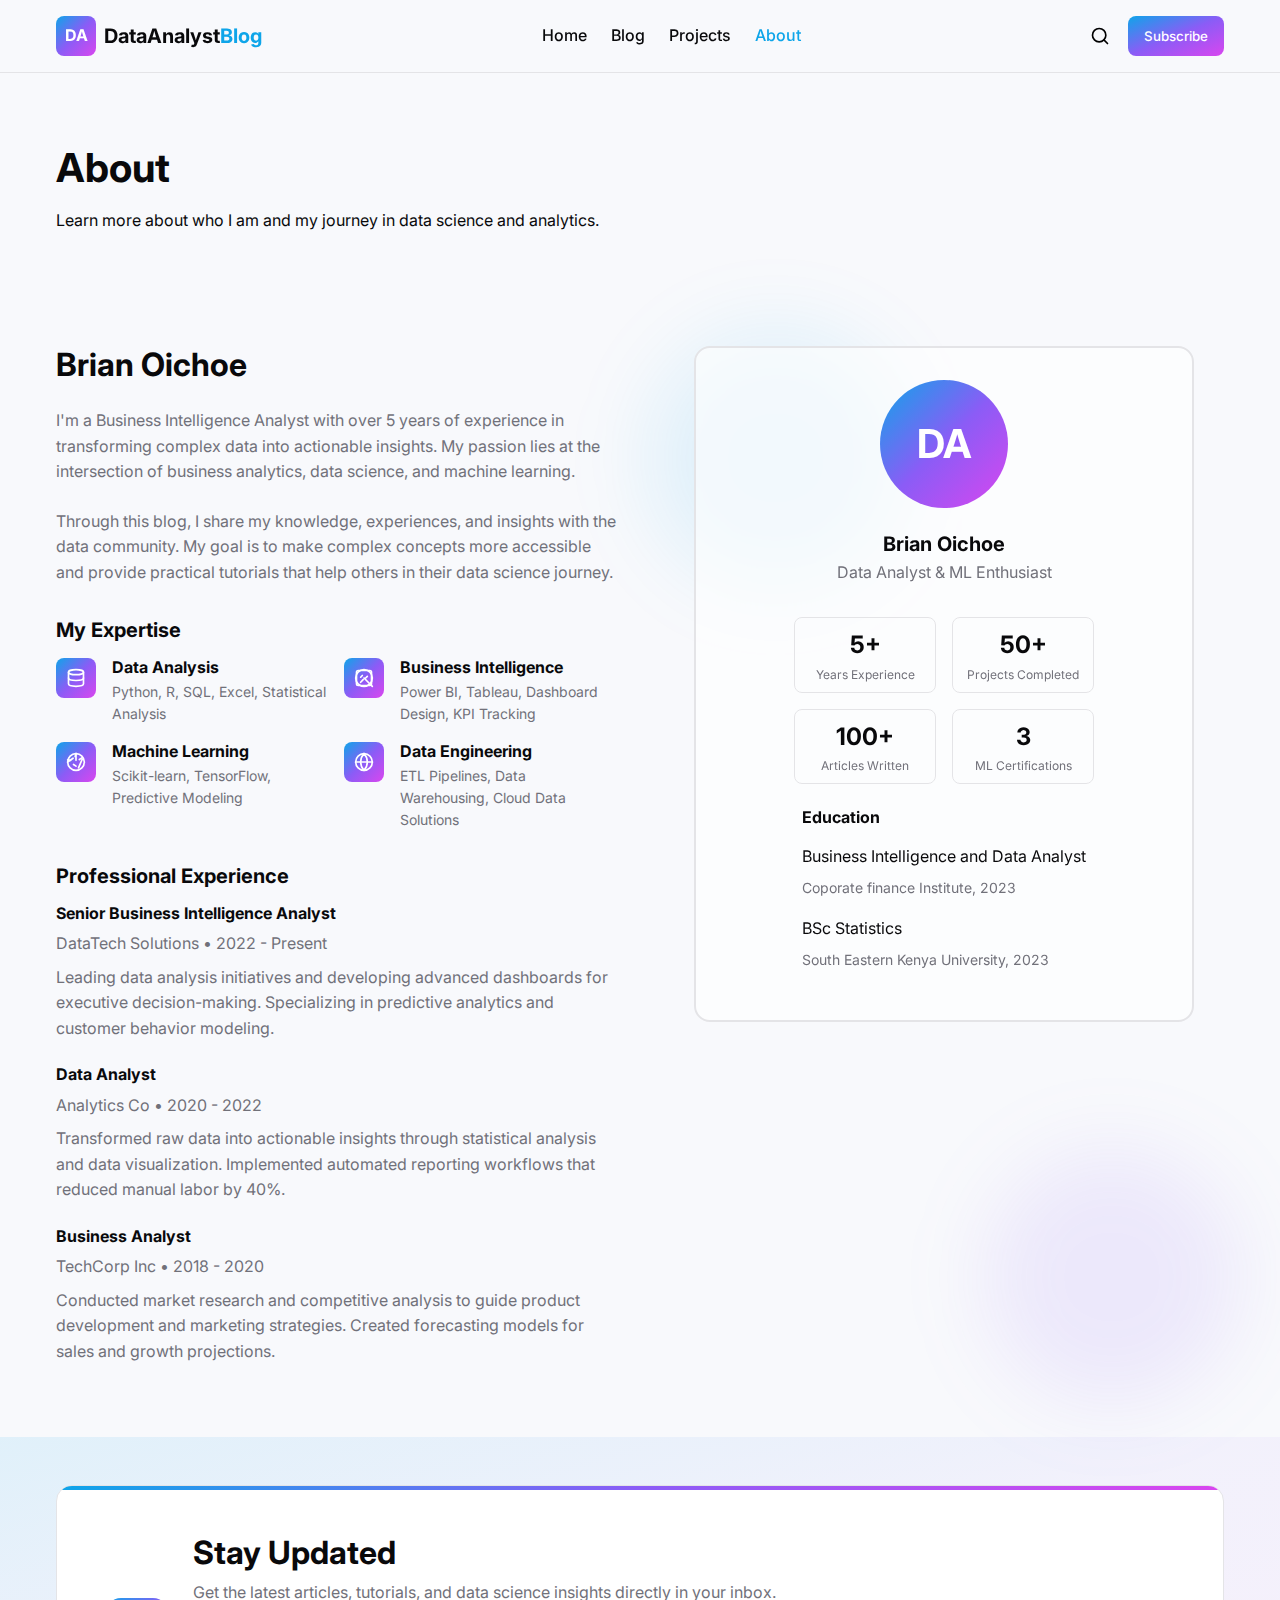
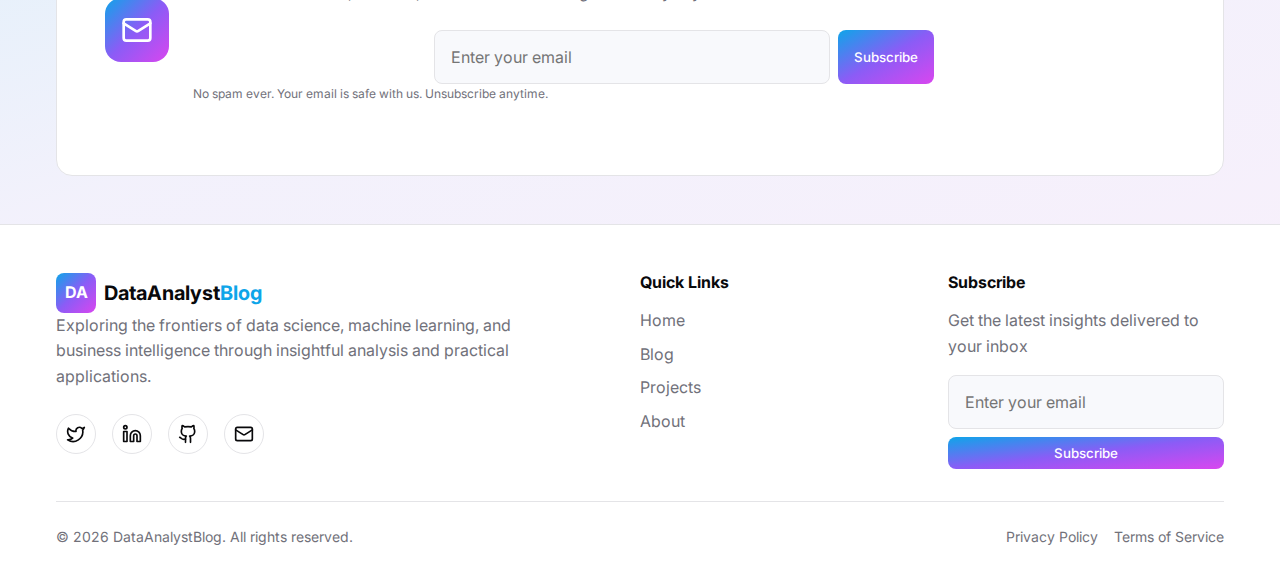
<file: about.html>
<!DOCTYPE html>
<html lang="en">
  <head>
    <meta charset="UTF-8" />
    <meta name="viewport" content="width=device-width, initial-scale=1.0" />
    <title>About - DataAnalystBlog</title>
    <meta
      name="description"
      content="Learn more about the data analyst and machine learning enthusiast behind DataAnalystBlog."
    />
    <link
      href="https://fonts.googleapis.com/css2?family=Inter:wght@300;400;500;600;700&display=swap"
      rel="stylesheet"
    />
    <link rel="stylesheet" href="styles.css" />
    <script src="https://cdn.gpteng.co/gptengineer.js" type="module"></script>
  </head>
  <body>
    <header class="header">
      <div class="container">
        <div class="logo">
          <div class="logo-icon">DA</div>
          <span class="logo-text"
            >DataAnalyst<span class="text-blue">Blog</span></span
          >
        </div>

        <nav class="desktop-nav">
          <a href="index.html" class="nav-link">Home</a>
          <a href="blog.html" class="nav-link">Blog</a>
          <a href="projects.html" class="nav-link">Projects</a>
          <a href="about.html" class="nav-link active">About</a>
        </nav>

        <div class="desktop-buttons">
          <button class="icon-button">
            <svg
              xmlns="http://www.w3.org/2000/svg"
              width="24"
              height="24"
              viewBox="0 0 24 24"
              fill="none"
              stroke="currentColor"
              stroke-width="2"
              stroke-linecap="round"
              stroke-linejoin="round"
              class="icon"
            >
              <circle cx="11" cy="11" r="8"></circle>
              <path d="m21 21-4.3-4.3"></path>
            </svg>
          </button>
          <button class="primary-button">Subscribe</button>
        </div>

        <button class="mobile-menu-button">
          <svg
            xmlns="http://www.w3.org/2000/svg"
            width="24"
            height="24"
            viewBox="0 0 24 24"
            fill="none"
            stroke="currentColor"
            stroke-width="2"
            stroke-linecap="round"
            stroke-linejoin="round"
            class="icon"
          >
            <line x1="4" x2="20" y1="12" y2="12"></line>
            <line x1="4" x2="20" y1="6" y2="6"></line>
            <line x1="4" x2="20" y1="18" y2="18"></line>
          </svg>
        </button>
      </div>

      <div class="mobile-menu">
        <nav>
          <a href="index.html" class="nav-link">Home</a>
          <a href="blog.html" class="nav-link">Blog</a>
          <a href="projects.html" class="nav-link">Projects</a>
          <a href="about.html" class="nav-link">About</a>
          <button class="primary-button mobile-subscribe">Subscribe</button>
        </nav>
      </div>
    </header>

    <main>
      <section class="page-header" style="margin-top: 6rem; padding: 3rem 0">
        <div class="container">
          <h1>About</h1>
          <p>
            Learn more about who I am and my journey in data science and
            analytics.
          </p>
        </div>
      </section>

      <section style="padding: 3rem 0">
        <div class="container">
          <div class="about-grid">
            <div class="about-content">
              <h2>Brian Oichoe</h2>
              <p>
                I'm a Business Intelligence Analyst with over 5 years of
                experience in transforming complex data into actionable
                insights. My passion lies at the intersection of business
                analytics, data science, and machine learning.
              </p>

              <p>
                Through this blog, I share my knowledge, experiences, and
                insights with the data community. My goal is to make complex
                concepts more accessible and provide practical tutorials that
                help others in their data science journey.
              </p>

              <h3 style="margin-top: 2rem">My Expertise</h3>
              <div class="skills-grid">
                <div class="skill-item">
                  <div class="skill-icon">
                    <svg
                      xmlns="http://www.w3.org/2000/svg"
                      width="24"
                      height="24"
                      viewBox="0 0 24 24"
                      fill="none"
                      stroke="currentColor"
                      stroke-width="2"
                      stroke-linecap="round"
                      stroke-linejoin="round"
                      class="icon"
                    >
                      <ellipse cx="12" cy="5" rx="9" ry="3"></ellipse>
                      <path d="M3 5v14c0 1.7 4 3 9 3s9-1.3 9-3V5"></path>
                      <path d="M3 12c0 1.7 4 3 9 3s9-1.3 9-3"></path>
                    </svg>
                  </div>
                  <div>
                    <h3>Data Analysis</h3>
                    <p>Python, R, SQL, Excel, Statistical Analysis</p>
                  </div>
                </div>

                <div class="skill-item">
                  <div class="skill-icon">
                    <svg
                      xmlns="http://www.w3.org/2000/svg"
                      width="24"
                      height="24"
                      viewBox="0 0 24 24"
                      fill="none"
                      stroke="currentColor"
                      stroke-width="2"
                      stroke-linecap="round"
                      stroke-linejoin="round"
                      class="icon"
                    >
                      <rect width="18" height="18" x="3" y="3" rx="2"></rect>
                      <path
                        d="M8 17.15L11 14M10 9l-2 2.05M14 12.05L16 10M22 22 12 12"
                      ></path>
                      <circle cx="12" cy="12" r="10"></circle>
                    </svg>
                  </div>
                  <div>
                    <h3>Business Intelligence</h3>
                    <p>Power BI, Tableau, Dashboard Design, KPI Tracking</p>
                  </div>
                </div>

                <div class="skill-item">
                  <div class="skill-icon">
                    <svg
                      xmlns="http://www.w3.org/2000/svg"
                      width="24"
                      height="24"
                      viewBox="0 0 24 24"
                      fill="none"
                      stroke="currentColor"
                      stroke-width="2"
                      stroke-linecap="round"
                      stroke-linejoin="round"
                      class="icon"
                    >
                      <path
                        d="M12 22c5.5 0 10-4.5 10-10S17.5 2 12 2 2 6.5 2 12s4.5 10 10 10z"
                      ></path>
                      <path d="M19.5 8.5L15 19"></path>
                      <path d="m2 9.5 3.5.5"></path>
                      <path d="m12 2-1 3.5"></path>
                      <path d="M8.5 7.5 2 12"></path>
                      <path d="M12 2v8"></path>
                      <path d="m19 7-3 2"></path>
                      <path d="m12 17-3-2"></path>
                    </svg>
                  </div>
                  <div>
                    <h3>Machine Learning</h3>
                    <p>Scikit-learn, TensorFlow, Predictive Modeling</p>
                  </div>
                </div>

                <div class="skill-item">
                  <div class="skill-icon">
                    <svg
                      xmlns="http://www.w3.org/2000/svg"
                      width="24"
                      height="24"
                      viewBox="0 0 24 24"
                      fill="none"
                      stroke="currentColor"
                      stroke-width="2"
                      stroke-linecap="round"
                      stroke-linejoin="round"
                      class="icon"
                    >
                      <circle cx="12" cy="12" r="10"></circle>
                      <path
                        d="M12 2a14.5 14.5 0 0 0 0 20 14.5 14.5 0 0 0 0-20"
                      ></path>
                      <path d="M2 12h20"></path>
                    </svg>
                  </div>
                  <div>
                    <h3>Data Engineering</h3>
                    <p>ETL Pipelines, Data Warehousing, Cloud Data Solutions</p>
                  </div>
                </div>
              </div>

              <h3 style="margin-top: 2rem">Professional Experience</h3>
              <div style="margin-top: 1rem">
                <div style="margin-bottom: 1.5rem">
                  <h4 style="margin-bottom: 0.5rem">
                    Senior Business Intelligence Analyst
                  </h4>
                  <p
                    style="
                      color: var(--muted-foreground);
                      margin-bottom: 0.5rem;
                    "
                  >
                    DataTech Solutions • 2022 - Present
                  </p>
                  <p>
                    Leading data analysis initiatives and developing advanced
                    dashboards for executive decision-making. Specializing in
                    predictive analytics and customer behavior modeling.
                  </p>
                </div>

                <div style="margin-bottom: 1.5rem">
                  <h4 style="margin-bottom: 0.5rem">Data Analyst</h4>
                  <p
                    style="
                      color: var(--muted-foreground);
                      margin-bottom: 0.5rem;
                    "
                  >
                    Analytics Co • 2020 - 2022
                  </p>
                  <p>
                    Transformed raw data into actionable insights through
                    statistical analysis and data visualization. Implemented
                    automated reporting workflows that reduced manual labor by
                    40%.
                  </p>
                </div>

                <div>
                  <h4 style="margin-bottom: 0.5rem">Business Analyst</h4>
                  <p
                    style="
                      color: var(--muted-foreground);
                      margin-bottom: 0.5rem;
                    "
                  >
                    TechCorp Inc • 2018 - 2020
                  </p>
                  <p>
                    Conducted market research and competitive analysis to guide
                    product development and marketing strategies. Created
                    forecasting models for sales and growth projections.
                  </p>
                </div>
              </div>
            </div>

            <div class="about-profile">
              <div class="profile-card">
                <div class="profile-avatar">
                  <span>DA</span>
                </div>
                <h3>Brian Oichoe</h3>
                <p>Data Analyst & ML Enthusiast</p>

                <div class="stats-grid">
                  <div class="stat-box">
                    <div class="stat-number">5+</div>
                    <div class="stat-label">Years Experience</div>
                  </div>
                  <div class="stat-box">
                    <div class="stat-number">50+</div>
                    <div class="stat-label">Projects Completed</div>
                  </div>
                  <div class="stat-box">
                    <div class="stat-number">100+</div>
                    <div class="stat-label">Articles Written</div>
                  </div>
                  <div class="stat-box">
                    <div class="stat-number">3</div>
                    <div class="stat-label">ML Certifications</div>
                  </div>
                </div>

                <div style="margin-top: 1.5rem">
                  <h4>Education</h4>
                  <p style="margin: 0.5rem 0">
                    Business Intelligence and Data Analyst
                  </p>
                  <p
                    style="
                      color: var(--muted-foreground);
                      font-size: var(--font-sm);
                      margin-bottom: 1rem;
                    "
                  >
                    Coporate finance Institute, 2023
                  </p>

                  <p style="margin: 0.5rem 0">BSc Statistics</p>
                  <p
                    style="
                      color: var(--muted-foreground);
                      font-size: var(--font-sm);
                    "
                  >
                    South Eastern Kenya University, 2023
                  </p>
                </div>
              </div>
            </div>
          </div>
        </div>
      </section>

      <!-- Newsletter Section -->
      <section class="newsletter-section">
        <div class="container">
          <div class="newsletter-card">
            <div class="newsletter-content">
              <div class="newsletter-icon">
                <svg
                  xmlns="http://www.w3.org/2000/svg"
                  width="24"
                  height="24"
                  viewBox="0 0 24 24"
                  fill="none"
                  stroke="currentColor"
                  stroke-width="2"
                  stroke-linecap="round"
                  stroke-linejoin="round"
                  class="icon"
                >
                  <rect width="20" height="16" x="2" y="4" rx="2"></rect>
                  <path d="m22 7-8.97 5.7a1.94 1.94 0 0 1-2.06 0L2 7"></path>
                </svg>
              </div>

              <div class="newsletter-text">
                <h2>Stay Updated</h2>
                <p>
                  Get the latest articles, tutorials, and data science insights
                  directly in your inbox.
                </p>

                <form id="newsletter-form" class="newsletter-form">
                  <input type="email" placeholder="Enter your email" required />
                  <button type="submit" class="primary-button">
                    Subscribe
                  </button>
                </form>

                <div
                  id="subscription-success"
                  class="subscription-success hidden"
                >
                  <svg
                    xmlns="http://www.w3.org/2000/svg"
                    width="24"
                    height="24"
                    viewBox="0 0 24 24"
                    fill="none"
                    stroke="currentColor"
                    stroke-width="2"
                    stroke-linecap="round"
                    stroke-linejoin="round"
                    class="icon"
                  >
                    <path d="M22 11.08V12a10 10 0 1 1-5.93-9.14"></path>
                    <path d="m9 11 3 3L22 4"></path>
                  </svg>
                  <span>Thanks for subscribing!</span>
                </div>

                <p class="small-text">
                  No spam ever. Your email is safe with us. Unsubscribe anytime.
                </p>
              </div>
            </div>
          </div>
        </div>
      </section>
    </main>

    <footer class="footer">
      <div class="container">
        <div class="footer-grid">
          <div class="footer-about">
            <div class="logo">
              <div class="logo-icon">DA</div>
              <span class="logo-text"
                >DataAnalyst<span class="text-blue">Blog</span></span
              >
            </div>
            <p>
              Exploring the frontiers of data science, machine learning, and
              business intelligence through insightful analysis and practical
              applications.
            </p>
            <div class="social-links">
              <a href="#" class="social-link">
                <svg
                  xmlns="http://www.w3.org/2000/svg"
                  width="24"
                  height="24"
                  viewBox="0 0 24 24"
                  fill="none"
                  stroke="currentColor"
                  stroke-width="2"
                  stroke-linecap="round"
                  stroke-linejoin="round"
                  class="icon"
                >
                  <path
                    d="M22 4s-.7 2.1-2 3.4c1.6 10-9.4 17.3-18 11.6 2.2.1 4.4-.6 6-2C3 15.5.5 9.6 3 5c2.2 2.6 5.6 4.1 9 4-.9-4.2 4-6.6 7-3.8 1.1 0 3-1.2 3-1.2z"
                  ></path>
                </svg>
              </a>
              <a href="#" class="social-link">
                <svg
                  xmlns="http://www.w3.org/2000/svg"
                  width="24"
                  height="24"
                  viewBox="0 0 24 24"
                  fill="none"
                  stroke="currentColor"
                  stroke-width="2"
                  stroke-linecap="round"
                  stroke-linejoin="round"
                  class="icon"
                >
                  <path
                    d="M16 8a6 6 0 0 1 6 6v7h-4v-7a2 2 0 0 0-2-2 2 2 0 0 0-2 2v7h-4v-7a6 6 0 0 1 6-6z"
                  ></path>
                  <rect width="4" height="12" x="2" y="9"></rect>
                  <circle cx="4" cy="4" r="2"></circle>
                </svg>
              </a>
              <a href="#" class="social-link">
                <svg
                  xmlns="http://www.w3.org/2000/svg"
                  width="24"
                  height="24"
                  viewBox="0 0 24 24"
                  fill="none"
                  stroke="currentColor"
                  stroke-width="2"
                  stroke-linecap="round"
                  stroke-linejoin="round"
                  class="icon"
                >
                  <path
                    d="M15 22v-4a4.8 4.8 0 0 0-1-3.5c3 0 6-2 6-5.5.08-1.25-.27-2.48-1-3.5.28-1.15.28-2.35 0-3.5 0 0-1 0-3 1.5-2.64-.5-5.36-.5-8 0C6 2 5 2 5 2c-.3 1.15-.3 2.35 0 3.5A5.403 5.403 0 0 0 4 9c0 3.5 3 5.5 6 5.5-.39.49-.68 1.05-.85 1.65-.17.6-.22 1.23-.15 1.85v4"
                  ></path>
                  <path d="M9 18c-4.51 2-5-2-7-2"></path>
                </svg>
              </a>
              <a href="#" class="social-link">
                <svg
                  xmlns="http://www.w3.org/2000/svg"
                  width="24"
                  height="24"
                  viewBox="0 0 24 24"
                  fill="none"
                  stroke="currentColor"
                  stroke-width="2"
                  stroke-linecap="round"
                  stroke-linejoin="round"
                  class="icon"
                >
                  <rect width="20" height="16" x="2" y="4" rx="2"></rect>
                  <path d="m22 7-8.97 5.7a1.94 1.94 0 0 1-2.06 0L2 7"></path>
                </svg>
              </a>
            </div>
          </div>

          <div class="footer-links">
            <h3>Quick Links</h3>
            <ul>
              <li><a href="index.html">Home</a></li>
              <li><a href="blog.html">Blog</a></li>
              <li><a href="projects.html">Projects</a></li>
              <li><a href="about.html">About</a></li>
            </ul>
          </div>

          <div class="footer-subscribe">
            <h3>Subscribe</h3>
            <p>Get the latest insights delivered to your inbox</p>
            <form class="footer-form">
              <input type="email" placeholder="Enter your email" required />
              <button type="submit" class="primary-button">Subscribe</button>
            </form>
          </div>
        </div>

        <div class="footer-bottom">
          <p>
            &copy; <span id="current-year"></span> DataAnalystBlog. All rights
            reserved.
          </p>
          <div class="footer-legal">
            <a href="privacy.html">Privacy Policy</a>
            <a href="terms.html">Terms of Service</a>
          </div>
        </div>
      </div>
    </footer>

    <script src="script.js"></script>
  </body>
</html>
</file>
<file: styles.css>
:root {
  /* Colors */
  --background: hsl(220, 33%, 98%);
  --foreground: hsl(240, 10%, 3.9%);
  
  --card: hsl(0, 0%, 100%);
  --card-foreground: hsl(240, 10%, 3.9%);
  
  --muted: hsl(240, 5%, 96%);
  --muted-foreground: hsl(240, 3.8%, 46.1%);
  
  --primary: hsl(200, 98%, 39%);
  --primary-foreground: hsl(0, 0%, 98%);
  
  --secondary: hsl(260, 84%, 63%);
  --secondary-foreground: hsl(0, 0%, 98%);
  
  --accent: hsl(270, 76%, 53%);
  --accent-foreground: hsl(0, 0%, 98%);
  
  --border: hsl(240, 5.9%, 90%);
  
  /* Tech colors */
  --tech-blue: #0EA5E9;
  --tech-purple: #8B5CF6;
  --tech-pink: #D946EF;
  --tech-orange: #F97316;
  
  /* Spacing */
  --spacing-xs: 0.25rem;
  --spacing-sm: 0.5rem;
  --spacing-md: 1rem;
  --spacing-lg: 1.5rem;
  --spacing-xl: 2rem;
  --spacing-2xl: 3rem;
  --spacing-3xl: 5rem;
  
  /* Border radius */
  --radius-sm: 0.25rem;
  --radius-md: 0.5rem;
  --radius-lg: 0.75rem;
  --radius-xl: 1rem;
  
  /* Font sizes */
  --font-xs: 0.75rem;
  --font-sm: 0.875rem;
  --font-md: 1rem;
  --font-lg: 1.125rem;
  --font-xl: 1.25rem;
  --font-2xl: 1.5rem;
  --font-3xl: 2rem;
  --font-4xl: 2.5rem;
  --font-5xl: 3rem;
  
  /* Container */
  --container-width: 1200px;
}

/* Dark theme */
@media (prefers-color-scheme: dark) {
  :root {
    --background: hsl(240, 10%, 5%);
    --foreground: hsl(0, 0%, 95%);
    
    --card: hsl(240, 10%, 8%);
    --card-foreground: hsl(0, 0%, 95%);
    
    --muted: hsl(240, 6%, 18%);
    --muted-foreground: hsl(240, 5%, 64.9%);
    
    --primary: hsl(200, 98%, 39%);
    --primary-foreground: hsl(0, 0%, 98%);
    
    --secondary: hsl(260, 84%, 63%);
    --secondary-foreground: hsl(0, 0%, 98%);
    
    --accent: hsl(270, 76%, 53%);
    --accent-foreground: hsl(0, 0%, 98%);
    
    --border: hsl(240, 3.7%, 15.9%);
  }
}

/* Reset and base styles */
*,
*::before,
*::after {
  box-sizing: border-box;
  margin: 0;
  padding: 0;
}

html {
  scroll-behavior: smooth;
}

body {
  font-family: 'Inter', sans-serif;
  background-color: var(--background);
  color: var(--foreground);
  line-height: 1.6;
  font-size: var(--font-md);
}

h1, h2, h3, h4, h5, h6 {
  font-weight: 700;
  line-height: 1.2;
  margin-bottom: var(--spacing-md);
}

h1 {
  font-size: var(--font-4xl);
}

h2 {
  font-size: var(--font-3xl);
}

h3 {
  font-size: var(--font-xl);
}

p {
  margin-bottom: var(--spacing-md);
}

a {
  color: var(--foreground);
  text-decoration: none;
  transition: color 0.3s ease;
}

a:hover {
  color: var(--tech-blue);
}

img {
  max-width: 100%;
  height: auto;
}

button {
  font-family: 'Inter', sans-serif;
  cursor: pointer;
}

.container {
  width: 100%;
  max-width: var(--container-width);
  margin: 0 auto;
  padding: 0 var(--spacing-md);
}

.icon {
  width: 1.25rem;
  height: 1.25rem;
}

/* Header */
.header {
  position: fixed;
  top: 0;
  left: 0;
  right: 0;
  background-color: rgba(var(--background), 0.8);
  backdrop-filter: blur(8px);
  z-index: 50;
  border-bottom: 1px solid var(--border);
}

.header .container {
  display: flex;
  align-items: center;
  justify-content: space-between;
  padding-top: var(--spacing-md);
  padding-bottom: var(--spacing-md);
}

.logo {
  display: flex;
  align-items: center;
  gap: var(--spacing-sm);
}

.logo-icon {
  width: 2.5rem;
  height: 2.5rem;
  border-radius: var(--radius-md);
  background: linear-gradient(to bottom right, var(--tech-blue), var(--tech-purple), var(--tech-pink));
  display: flex;
  align-items: center;
  justify-content: center;
  font-weight: 700;
  color: white;
}

.logo-text {
  font-weight: 700;
  font-size: var(--font-xl);
}

.text-blue {
  color: var(--tech-blue);
}

.desktop-nav {
  display: none;
}

.desktop-buttons {
  display: none;
}

.mobile-menu-button {
  background: none;
  border: none;
  color: var(--foreground);
  display: flex;
  align-items: center;
  justify-content: center;
}

.mobile-menu {
  display: none;
  position: absolute;
  top: 100%;
  left: 0;
  right: 0;
  background-color: var(--background);
  border-bottom: 1px solid var(--border);
}

.mobile-menu.active {
  display: block;
}

.mobile-menu nav {
  display: flex;
  flex-direction: column;
  padding: var(--spacing-md);
}

.mobile-menu .nav-link {
  padding: var(--spacing-md);
  font-weight: 500;
  border-radius: var(--radius-md);
}

.mobile-menu .nav-link:hover {
  background-color: var(--muted);
}

.mobile-subscribe {
  margin-top: var(--spacing-md);
}

@media (min-width: 768px) {
  .desktop-nav {
    display: flex;
    gap: var(--spacing-lg);
  }
  
  .desktop-buttons {
    display: flex;
    gap: var(--spacing-sm);
  }
  
  .mobile-menu-button {
    display: none;
  }
  
  .nav-link {
    font-weight: 500;
    transition: color 0.3s ease;
  }
  
  .nav-link.active {
    color: var(--tech-blue);
  }
}

/* Buttons */
.primary-button {
  display: inline-flex;
  align-items: center;
  justify-content: center;
  gap: var(--spacing-sm);
  padding: var(--spacing-sm) var(--spacing-md);
  background: linear-gradient(to bottom right, var(--tech-blue), var(--tech-purple), var(--tech-pink));
  color: white;
  border: none;
  border-radius: var(--radius-md);
  font-weight: 500;
  transition: transform 0.3s ease, box-shadow 0.3s ease;
}

.primary-button:hover {
  transform: translateY(-2px);
  box-shadow: 0 4px 12px rgba(0, 0, 0, 0.1);
}

.outline-button {
  display: inline-flex;
  align-items: center;
  justify-content: center;
  gap: var(--spacing-sm);
  padding: var(--spacing-sm) var(--spacing-md);
  background: transparent;
  color: var(--foreground);
  border: 1px solid var(--border);
  border-radius: var(--radius-md);
  font-weight: 500;
  transition: background-color 0.3s ease;
}

.outline-button:hover {
  background-color: var(--muted);
}

.icon-button {
  display: inline-flex;
  align-items: center;
  justify-content: center;
  width: 2.5rem;
  height: 2.5rem;
  border-radius: 50%;
  border: none;
  background-color: transparent;
  transition: background-color 0.3s ease;
}

.icon-button:hover {
  background-color: var(--muted);
}

.text-link {
  display: inline-flex;
  align-items: center;
  gap: var(--spacing-xs);
  color: var(--foreground);
  font-weight: 500;
}

.text-link:hover {
  color: var(--tech-blue);
}

/* Main content */
main {
  margin-top: 4rem;
}

/* Hero Section */
.hero-section {
  padding: var(--spacing-3xl) 0 var(--spacing-2xl);
  position: relative;
  overflow: hidden;
  background-image: 
    radial-gradient(circle at 1px 1px, rgba(14, 165, 233, 0.15) 1px, transparent 0);
  background-size: 20px 20px;
}

.hero-section::before {
  content: "";
  position: absolute;
  top: 0;
  left: 0;
  right: 0;
  bottom: 0;
  background: linear-gradient(to bottom, rgba(14, 165, 233, 0.05), rgba(139, 92, 246, 0.05));
  pointer-events: none;
}

.hero-section::after {
  content: "";
  position: absolute;
  top: -100px;
  left: -100px;
  width: 300px;
  height: 300px;
  background: rgba(14, 165, 233, 0.1);
  border-radius: 50%;
  filter: blur(80px);
  z-index: -1;
}

.hero-section .container {
  display: flex;
  flex-direction: column;
  align-items: center;
  text-align: center;
  position: relative;
}

.category-badge {
  display: inline-block;
  padding: var(--spacing-xs) var(--spacing-md);
  background-color: rgba(255, 255, 255, 0.5);
  backdrop-filter: blur(4px);
  border-radius: 9999px;
  border: 1px solid var(--border);
  font-size: var(--font-sm);
  color: var(--muted-foreground);
  margin-bottom: var(--spacing-lg);
}

.hero-section h1 {
  font-size: var(--font-4xl);
  max-width: 800px;
  margin-bottom: var(--spacing-md);
}

.gradient-text {
  background: linear-gradient(to bottom right, var(--tech-blue), var(--tech-purple), var(--tech-pink));
  -webkit-background-clip: text;
  background-clip: text;
  color: transparent;
}

.hero-text {
  font-size: var(--font-lg);
  max-width: 700px;
  color: var(--muted-foreground);
  margin-bottom: var(--spacing-xl);
}

.hero-buttons {
  display: flex;
  flex-wrap: wrap;
  gap: var(--spacing-md);
  justify-content: center;
  margin-bottom: var(--spacing-2xl);
}

.hero-buttons .primary-button,
.hero-buttons .outline-button {
  padding: var(--spacing-md) var(--spacing-lg);
  font-size: var(--font-lg);
}

.feature-cards {
  display: grid;
  grid-template-columns: 1fr 1fr;
  gap: var(--spacing-md);
  width: 100%;
  margin-top: var(--spacing-2xl);
}

.feature-card {
  padding: var(--spacing-lg);
  border: 1px solid var(--border);
  border-radius: var(--radius-lg);
  background-color: rgba(255, 255, 255, 0.5);
  backdrop-filter: blur(4px);
  transition: transform 0.3s ease, box-shadow 0.3s ease;
}

.feature-card:hover {
  transform: translateY(-4px);
  box-shadow: 0 8px 24px rgba(0, 0, 0, 0.1);
}

.feature-icon {
  width: 3rem;
  height: 3rem;
  border-radius: var(--radius-md);
  background: linear-gradient(to bottom right, var(--tech-blue), var(--tech-purple), var(--tech-pink));
  display: flex;
  align-items: center;
  justify-content: center;
  margin-bottom: var(--spacing-md);
}

.feature-icon .icon {
  color: white;
  width: 1.5rem;
  height: 1.5rem;
}

.feature-card h3 {
  margin-bottom: var(--spacing-xs);
}

.feature-card p {
  font-size: var(--font-sm);
  color: var(--muted-foreground);
  margin-bottom: 0;
}

@media (min-width: 768px) {
  .hero-section h1 {
    font-size: var(--font-5xl);
  }
  
  .feature-cards {
    grid-template-columns: repeat(4, 1fr);
  }
}

/* Featured Posts */
.featured-posts {
  padding: var(--spacing-2xl) 0;
}

.section-header {
  display: flex;
  flex-direction: column;
  margin-bottom: var(--spacing-xl);
}

.section-header h2 {
  margin-bottom: var(--spacing-xs);
}

.section-header p {
  color: var(--muted-foreground);
  max-width: 600px;
}

.post-grid {
  display: grid;
  grid-template-columns: 1fr;
  gap: var(--spacing-lg);
}

.post-card {
  border-radius: var(--radius-lg);
  overflow: hidden;
  border: 1px solid var(--border);
  background-color: var(--card);
  transition: transform 0.3s ease, box-shadow 0.3s ease;
  height: 100%;
}

.post-card:hover {
  transform: translateY(-4px);
  box-shadow: 0 8px 24px rgba(0, 0, 0, 0.1);
}

.post-card:hover img {
  transform: scale(1.05);
}

.post-image {
  aspect-ratio: 16 / 9;
  overflow: hidden;
}

.post-image img {
  width: 100%;
  height: 100%;
  object-fit: cover;
  transition: transform 0.5s ease;
}

.post-content {
  padding: var(--spacing-md);
}

.post-meta {
  display: flex;
  align-items: center;
  gap: var(--spacing-md);
  margin-bottom: var(--spacing-sm);
  font-size: var(--font-xs);
}

.post-category {
  padding: var(--spacing-xs) var(--spacing-sm);
  border-radius: var(--radius-sm);
  font-weight: 500;
}

.category-ml {
  background-color: rgba(14, 165, 233, 0.1);
  color: var(--tech-blue);
  border: 1px solid rgba(14, 165, 233, 0.3);
}

.category-viz {
  background-color: rgba(139, 92, 246, 0.1);
  color: var(--tech-purple);
  border: 1px solid rgba(139, 92, 246, 0.3);
}

.category-eng {
  background-color: rgba(249, 115, 22, 0.1);
  color: var(--tech-orange);
  border: 1px solid rgba(249, 115, 22, 0.3);
}

.category-nlp {
  background-color: rgba(217, 70, 239, 0.1);
  color: var(--tech-pink);
  border: 1px solid rgba(217, 70, 239, 0.3);
}

.post-date {
  color: var(--muted-foreground);
  display: flex;
  align-items: center;
  gap: var(--spacing-xs);
}

.post-content h3 {
  font-size: var(--font-lg);
  margin-bottom: var(--spacing-sm);
}

.post-content p {
  color: var(--muted-foreground);
  font-size: var(--font-sm);
  display: -webkit-box;
  /* -webkit-line-clamp: 2; */
  -webkit-box-orient: vertical;
  overflow: hidden;
}

.post-footer {
  margin-top: var(--spacing-md);
  font-size: var(--font-xs);
  color: var(--muted-foreground);
  display: flex;
  justify-content: space-between;
  align-items: center;
}
@media (min-width: 640px) {
  .section-header {
    flex-direction: row;
    justify-content: space-between;
    align-items: flex-end;
  }
  
  .post-grid {
    grid-template-columns: repeat(2, 1fr);
  }
}

@media (min-width: 1024px) {
  .post-grid {
    grid-template-columns: repeat(4, 1fr);
  }
}

/* About Section */
.about-section {
  padding: var(--spacing-2xl) 0;
}

.about-grid {
  display: grid;
  grid-template-columns: 1fr;
  gap: var(--spacing-xl);
}

.about-content h2 {
  font-size: var(--font-3xl);
  margin-bottom: var(--spacing-lg);
}

.about-content p {
  color: var(--muted-foreground);
  margin-bottom: var(--spacing-lg);
  max-width: 600px;
}

.skills-grid {
  display: grid;
  grid-template-columns: 1fr;
  gap: var(--spacing-md);
  margin-bottom: var(--spacing-xl);
}

.skill-item {
  display: flex;
  align-items: flex-start;
  gap: var(--spacing-md);
}

.skill-icon {
  width: 2.5rem;
  height: 2.5rem;
  border-radius: var(--radius-md);
  background: linear-gradient(to bottom right, var(--tech-blue), var(--tech-purple), var(--tech-pink));
  display: flex;
  align-items: center;
  justify-content: center;
  flex-shrink: 0;
}

.skill-icon .icon {
  color: white;
}

.skill-item h3 {
  font-size: var(--font-md);
  margin-bottom: var(--spacing-xs);
}

.skill-item p {
  font-size: var(--font-sm);
  margin-bottom: 0;
}

.about-profile {
  position: relative;
}

.profile-card {
  width: 100%;
  aspect-ratio: 1 / 1;
  max-width: 500px;
  margin: 0 auto;
  border-radius: var(--radius-xl);
  border: 2px solid var(--border);
  padding: var(--spacing-xl);
  background-color: rgba(255, 255, 255, 0.6);
  backdrop-filter: blur(4px);
  display: flex;
  flex-direction: column;
  align-items: center;
  justify-content: center;
  position: relative;
  z-index: 1;
}

.about-profile::before {
  content: "";
  position: absolute;
  top: -1rem;
  left: -1rem;
  width: 16rem;
  height: 16rem;
  border-radius: 50%;
  background-color: rgba(14, 165, 233, 0.1);
  filter: blur(40px);
  z-index: 0;
}

.about-profile::after {
  content: "";
  position: absolute;
  bottom: -1rem;
  right: -1rem;
  width: 16rem;
  height: 16rem;
  border-radius: 50%;
  background-color: rgba(139, 92, 246, 0.1);
  filter: blur(40px);
  z-index: 0;
}

.profile-avatar {
  width: 8rem;
  height: 8rem;
  border-radius: 50%;
  background: linear-gradient(to bottom right, var(--tech-blue), var(--tech-purple), var(--tech-pink));
  display: flex;
  align-items: center;
  justify-content: center;
  color: white;
  font-size: var(--font-4xl);
  font-weight: 700;
  margin-bottom: var(--spacing-lg);
  animation: pulse 3s infinite;
}

@keyframes pulse {
  0%, 100% {
    box-shadow: 0 0 0 0 rgba(14, 165, 233, 0.4);
  }
  50% {
    box-shadow: 0 0 0 15px rgba(14, 165, 233, 0);
  }
}

.profile-card h3 {
  font-size: var(--font-xl);
  margin-bottom: var(--spacing-xs);
}

.profile-card > p {
  color: var(--muted-foreground);
  margin-bottom: var(--spacing-xl);
}

.stats-grid {
  display: grid;
  grid-template-columns: repeat(2, 1fr);
  gap: var(--spacing-md);
  width: 100%;
  max-width: 300px;
}

.stat-box {
  padding: var(--spacing-sm);
  border: 1px solid var(--border);
  border-radius: var(--radius-md);
  text-align: center;
}

.stat-number {
  font-weight: 700;
  font-size: var(--font-2xl);
}

.stat-label {
  font-size: var(--font-xs);
  color: var(--muted-foreground);
}

@media (min-width: 768px) {
  .about-grid {
    grid-template-columns: 1fr 1fr;
    gap: var(--spacing-2xl);
  }
  
  .skills-grid {
    grid-template-columns: repeat(2, 1fr);
  }
}

/* Newsletter Section */
.newsletter-section {
  padding: var(--spacing-2xl) 0;
  position: relative;
  overflow: hidden;
}

.newsletter-section::before {
  content: "";
  position: absolute;
  top: 0;
  right: 0;
  bottom: 0;
  left: 0;
  background-image: linear-gradient(to bottom right, rgba(14, 165, 233, 0.1), rgba(139, 92, 246, 0.05), rgba(217, 70, 239, 0.05));
  pointer-events: none;
}

.newsletter-card {
  background-color: var(--card);
  border-radius: var(--radius-xl);
  border: 1px solid var(--border);
  overflow: hidden;
  position: relative;
}

.newsletter-card::before {
  content: "";
  position: absolute;
  top: 0;
  left: 0;
  right: 0;
  height: 4px;
  background: linear-gradient(to right, var(--tech-blue), var(--tech-purple), var(--tech-pink));
}

.newsletter-content {
  padding: var(--spacing-xl);
  display: flex;
  flex-direction: column;
  gap: var(--spacing-lg);
  align-items: center;
}

.newsletter-icon {
  width: 4rem;
  height: 4rem;
  border-radius: var(--radius-xl);
  background: linear-gradient(to bottom right, var(--tech-blue), var(--tech-purple), var(--tech-pink));
  display: flex;
  align-items: center;
  justify-content: center;
}

.newsletter-icon .icon {
  color: white;
  width: 2rem;
  height: 2rem;
}

.newsletter-text {
  flex: 1;
  text-align: center;
}

.newsletter-text h2 {
  margin-bottom: var(--spacing-sm);
}

.newsletter-text p {
  color: var(--muted-foreground);
  margin-bottom: var(--spacing-lg);
  max-width: 600px;
}

.newsletter-form {
  display: flex;
  flex-direction: column;
  gap: var(--spacing-sm);
  width: 100%;
  max-width: 500px;
  margin: 0 auto;
}

.newsletter-form input {
  padding: var(--spacing-md);
  border: 1px solid var(--border);
  border-radius: var(--radius-md);
  font-family: 'Inter', sans-serif;
  font-size: var(--font-md);
  background-color: var(--background);
  color: var(--foreground);
  width: 100%;
}

.newsletter-form input:focus {
  outline: 2px solid var(--tech-blue);
  outline-offset: -1px;
}

.subscription-success {
  display: flex;
  align-items: center;
  justify-content: center;
  gap: var(--spacing-sm);
  color: var(--tech-blue);
  margin: var(--spacing-lg) 0;
}

.subscription-success.hidden {
  display: none;
}

.small-text {
  font-size: var(--font-xs);
  color: var(--muted-foreground);
}

@media (min-width: 768px) {
  .newsletter-content {
    flex-direction: row;
    padding: var(--spacing-2xl) var(--spacing-2xl);
  }
  
  .newsletter-text {
    text-align: left;
  }
  
  .newsletter-form {
    flex-direction: row;
  }
  
  .newsletter-form .primary-button {
    flex-shrink: 0;
  }
}

/* Footer */
.footer {
  background-color: var(--card);
  border-top: 1px solid var(--border);
  padding: var(--spacing-2xl) 0 var(--spacing-md);
}

.footer-grid {
  display: grid;
  grid-template-columns: 1fr;
  gap: var(--spacing-xl);
}

.footer-about p {
  color: var(--muted-foreground);
  margin-bottom: var(--spacing-lg);
  max-width: 500px;
}

.social-links {
  display: flex;
  gap: var(--spacing-md);
}

.social-link {
  width: 2.5rem;
  height: 2.5rem;
  border-radius: 50%;
  border: 1px solid var(--border);
  display: flex;
  align-items: center;
  justify-content: center;
  transition: background-color 0.3s ease;
}

.social-link:hover {
  background-color: var(--muted);
}

.footer h3 {
  margin-bottom: var(--spacing-md);
  font-size: var(--font-md);
}

.footer-links ul {
  list-style: none;
}

.footer-links li:not(:last-child) {
  margin-bottom: var(--spacing-sm);
}

.footer-links a {
  color: var(--muted-foreground);
  transition: color 0.3s ease;
}

.footer-links a:hover {
  color: var(--foreground);
}

.footer-subscribe p {
  color: var(--muted-foreground);
  margin-bottom: var(--spacing-md);
}

.footer-form {
  display: flex;
  flex-direction: column;
  gap: var(--spacing-sm);
}

.footer-form input {
  padding: var(--spacing-md);
  border: 1px solid var(--border);
  border-radius: var(--radius-md);
  font-family: 'Inter', sans-serif;
  font-size: var(--font-md);
  background-color: var(--background);
  color: var(--foreground);
  width: 100%;
}

.footer-form input:focus {
  outline: 2px solid var(--tech-blue);
  outline-offset: -1px;
}

.footer-bottom {
  border-top: 1px solid var(--border);
  margin-top: var(--spacing-xl);
  padding-top: var(--spacing-lg);
  display: flex;
  flex-direction: column;
  gap: var(--spacing-md);
}

.footer-bottom p {
  color: var(--muted-foreground);
  font-size: var(--font-sm);
  margin-bottom: 0;
}

.footer-legal {
  display: flex;
  gap: var(--spacing-md);
}

.footer-legal a {
  font-size: var(--font-sm);
  color: var(--muted-foreground);
}

.footer-legal a:hover {
  color: var(--foreground);
}

@media (min-width: 768px) {
  .footer-grid {
    grid-template-columns: 2fr 1fr 1fr;
  }
  
  .footer-bottom {
    flex-direction: row;
    justify-content: space-between;
  }
}

/* Animation classes */
.hidden {
  display: none;
}

@keyframes fadeIn {
  from {
    opacity: 0;
    transform: translateY(10px);
  }
  to {
    opacity: 1;
    transform: translateY(0);
  }
}

.animate-fade-in {
  animation: fadeIn 0.5s ease-out forwards;
}
</file>
